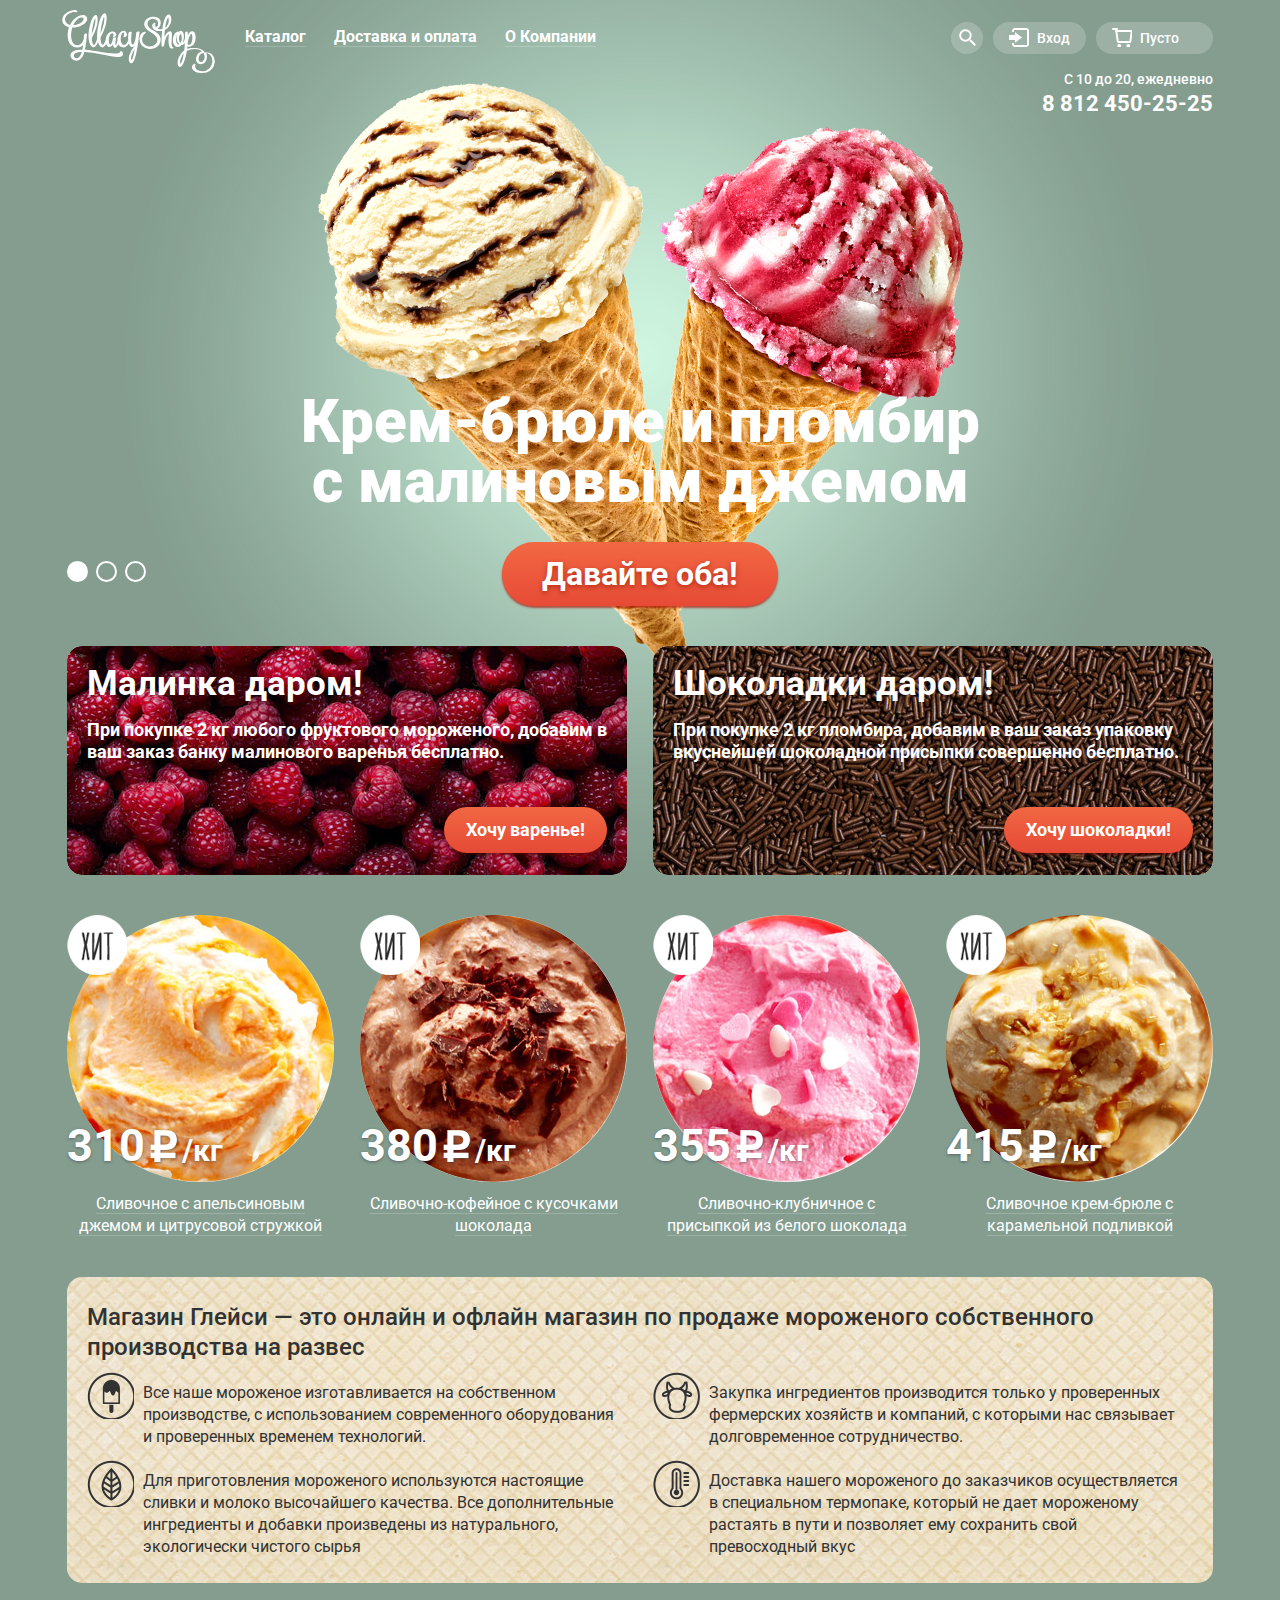
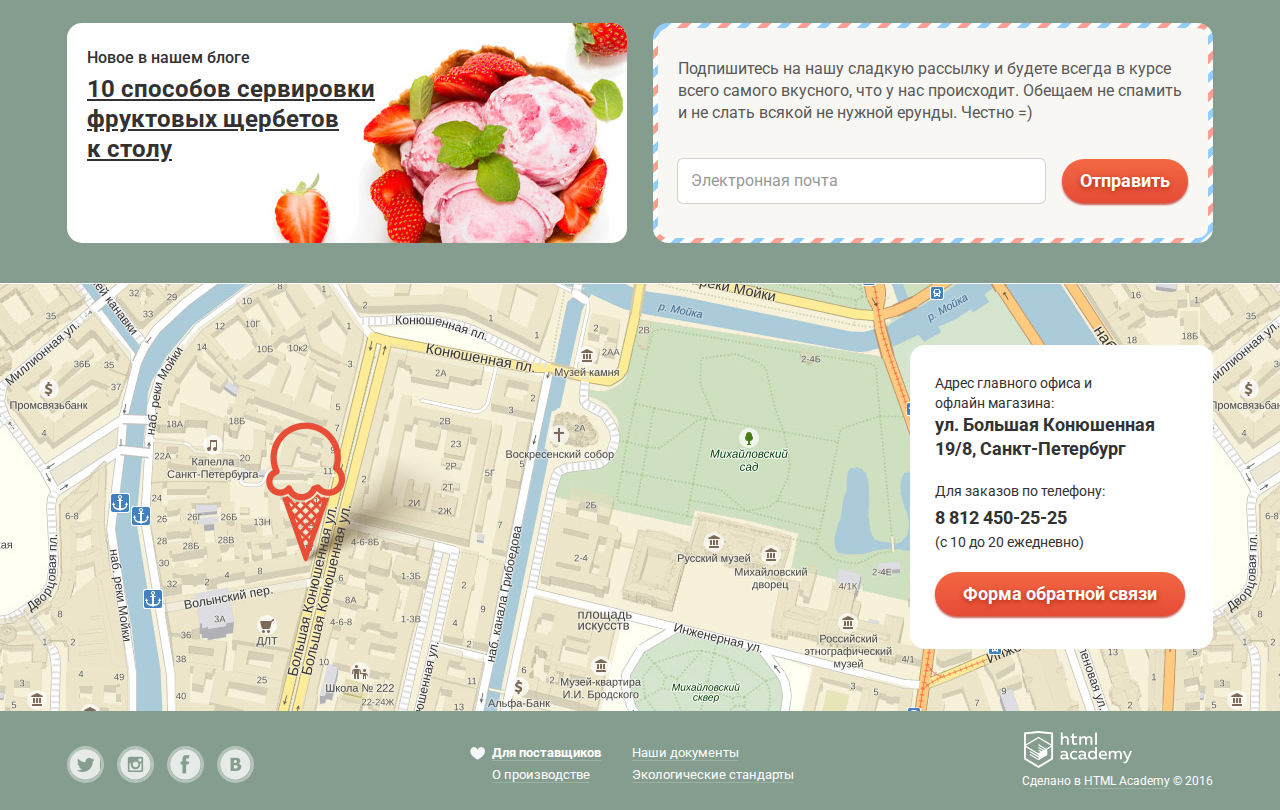
<file: index.html>
<!DOCTYPE html>
<html lang="ru">
  <head>
    <meta charset="utf-8">
    <title>HTML Academy: Глейси</title>
    <link href="https://fonts.googleapis.com/css?family=Roboto:400,500,700,900&subset=latin,cyrillic" rel="stylesheet" type="text/css">
    <link rel="stylesheet" href="css/normalize.min.css">
    <link rel="stylesheet" href="css/style.min.css">
  </head>
  <body>
    <input type="radio" id="btn-1" name="toggle" checked>
    <input type="radio" id="btn-2" name="toggle">
    <input type="radio" id="btn-3" name="toggle">
    <div class="site-wrapper">
      <header class="main-header container clearfix">
        <nav class="main-navigation">
          <div class="index-logo"><img src="img/Logo.svg" width="153" height="63" alt="Магазин Gllacy"></div>
          <ul class="main-menu">
            <li class="main-menu-item">
              <a href="#">Каталог</a>
              <div class="sub-menu-container">
                <ul class="sub-menu">
                  <li class="sub-menu-item sub-menu-new">
                    <a href="#">Новинки</a>
                  </li>
                  <li class="sub-menu-item">
                    <a href="catalog.html">Сливочное</a>
                  </li>
                  <li class="sub-menu-item">
                    <a href="#">Щербеты</a>
                  </li>
                  <li class="sub-menu-item">
                    <a href="#">Фруктовый лед</a>
                  </li>
                  <li class="sub-menu-item">
                    <a href="#">Мелорин</a>
                  </li>
                </ul>
              </div>
            </li>
            <li class="main-menu-item">
              <a href="#">Доставка и оплата</a>
            </li>
            <li class="main-menu-item">
              <a href="#">О Компании</a>
            </li>
          </ul>
        </nav>
        <div class="header-info">
          <div class="user-block">
            <div class="user-block-div user-block-find">
              <a class="search decoration" href="#">Поиск</a>
              <div class="hidden-form">
                <form action="/echo" method="get">
                  <div class="input-container">
                    <input type="search" id="search" name="search" required>
                    <label for="search">Что ищем?</label>
                  </div>
                </form>
              </div>
            </div>
            <div class="user-block-div user-block-account">
              <a class="login decoration" href="#">Вход</a>
              <div class="hidden-form">
                <form class="clearfix" action="/echo" method="post">
                  <div class="input-container">
                    <input type="text" id="email-1" name="email" required>
                    <label for="email-1">Электронная почта</label>
                  </div>
                  <div class="input-container">
                    <input type="password" id="password" name="password" required>
                    <label for="password">Пароль</label>
                  </div>
                  <div class="enter-block">
                    <button class="btn" type="submit">Войти</button>
                    <a href="#">Забыли пароль?</a>
                    <a href="#">Новая регистрация</a>
                  </div>
                </form>
              </div>
            </div>
            <div class="user-block-div user-block-buy">
              <a class="cart decoration" href="#">Пусто</a>
            </div>
          </div>
          <div class="header-contact">
            <p>
              С 10 до 20, ежедневно
            </p>
            <p class="tel">
              8 812 450-25-25
            </p>
          </div>
        </div>
      </header>
      <main class="main-content container">
        <div class="slider">
          <div class="slide" id="slide1">
            <div class="slide-title">
              Крем-брюле и пломбир с малиновым джемом
            </div>
            <a class="btn" href="#">Давайте оба!</a>
          </div>
          <div class="slide" id="slide2">
            <div class="slide-title">
              Шоколадный пломбир и лимонный сорбет
            </div>
            <a class="btn" href="#">Давайте оба!</a>
          </div>
          <div class="slide" id="slide3">
            <div class="slide-title">
              Пломбир с помадкой и клубничный щербет
            </div>
            <a class="btn" href="#">Давайте оба!</a>
          </div>
          <div class="slider-controls">
            <label for="btn-1"></label>
            <label for="btn-2"></label>
            <label for="btn-3"></label>
          </div>
        </div>
        <section class="banners clearfix">
          <div class="banner-left">
            <div class="banner-title">Малинка даром!</div>
            <p>
              При покупке 2 кг любого фруктового мороженого, добавим в ваш заказ банку малинового варенья бесплатно.
            </p>
            <a class="btn" href="#">Хочу варенье!</a>
          </div>
          <div class="banner-right">
            <div class="banner-title">Шоколадки даром!</div>
            <p>
              При покупке 2 кг пломбира, добавим в ваш заказ упаковку вкуснейшей шоколадной присыпки совершенно бесплатно.
            </p>
            <a class="btn" href="#">Хочу шоколадки!</a>
          </div>
        </section>
        <section class="catalog-items">
          <article class="catalog-item hits">
            <div class="catalog-item-preview">
              <img src="img/item1.jpg" width="267" height="267" alt="Сливочное с апельсиновым джемом и цитрусовой стружкой">
              <span class="price">310<span class="rouble-icon">рублей</span><span class="kg">/кг</span></span>
            </div>
            <div class="item-title">
              <a href="#">
                Сливочное с апельсиновым джемом и цитрусовой стружкой
              </a>
            </div>
            <a class="hidden btn" href="#">Быстрый просмотр</a>
            <div class="catalog-item-overlay"></div>
          </article>
          <article class="catalog-item hits">
            <div class="catalog-item-preview">
              <img src="img/item2.jpg" width="267" height="267" alt="Сливочно-кофейное с кусочками шоколада">
              <span class="price">380<span class="rouble-icon">рублей</span><span class="kg">/кг</span></span>
            </div>
            <div class="item-title">
              <a href="#">
                Сливочно-кофейное с кусочками шоколада
              </a>
            </div>
            <a class="hidden btn" href="#">Быстрый просмотр</a>
            <div class="catalog-item-overlay"></div>
          </article>
          <article class="catalog-item hits">
            <div class="catalog-item-preview">
              <img src="img/item3.jpg" width="267" height="267" alt="Сливочно-клубничное с присыпкой из белого шоколада">
              <span class="price">355<span class="rouble-icon">рублей</span><span class="kg">/кг</span></span>
            </div>
            <div class="item-title">
              <a href="#">
                Сливочно-клубничное с присыпкой из белого шоколада
              </a>
            </div>
            <a class="hidden btn" href="#">Быстрый просмотр</a>
            <div class="catalog-item-overlay"></div>
          </article>
          <article class="catalog-item hits">
            <div class="catalog-item-preview">
              <img src="img/item4.jpg" width="267" height="267" alt="Сливочное крем-брюле с карамельной подливкой">
              <span class="price">415<span class="rouble-icon">рублей</span><span class="kg">/кг</span></span>
            </div>
            <div class="item-title">
              <a href="#">
                Сливочное крем-брюле с карамельной подливкой
              </a>
            </div>
            <a class="hidden btn" href="#">Быстрый просмотр</a>
            <div class="catalog-item-overlay"></div>
          </article>
        </section>
        <section class="features clearfix">
          <div class="features-title">
            Магазин Глейси  — это онлайн и офлайн магазин по продаже мороженого собственного производства на развес
          </div>
          <p class="features-item features-ice-cream">
            Все наше мороженое изготавливается на собственном производстве, с использованием современного оборудования и проверенных временем технологий.
          </p>
          <p class="features-item features-cow">
            Закупка ингредиентов  производится только у проверенных фермерских хозяйств и компаний, с которыми нас связывает долговременное сотрудничество.
          </p>
          <p class="features-item features-leaf">
            Для приготовления мороженого используются настоящие сливки и молоко высочайшего качества. Все дополнительные ингредиенты и добавки произведены из натурального, экологически чистого сырья
          </p>
          <p class="features-item features-thermometer">
            Доставка нашего мороженого до заказчиков осуществляется в специальном термопаке, который не дает мороженому растаять в пути и позволяет ему сохранить свой превосходный вкус
          </p>
        </section>
        <div class="index-content clearfix">
          <div class="index-content-left">
            <div class="title">Новое в нашем блоге</div>
            <a href="#">
              10 способов сервировки<br>
              фруктовых щербетов<br>
              к столу
            </a>
          </div>
          <div class="index-content-right">
            <div class="subscribe">
              <p>
                Подпишитесь на нашу сладкую рассылку и будете всегда в курсе всего самого вкусного, что у нас происходит. Обещаем не спамить и не слать всякой не нужной ерунды. Честно =)
              </p>
              <form class="clearfix" action="/echo" method="post">
                <input type="text" id="email-2" name="email" required>
                <label for="email-2">Электронная почта</label>
                <button class="btn" type="submit">Отправить</button>
              </form>
            </div>
          </div>
        </div>
      </main>
      <div class="search-map clearfix">
        <div class="container">
          <div class="search-map-contacts">
            <p>
              Адрес главного офиса и<br>
              офлайн магазина:
              <span class="address">
                ул. Большая Конюшенная 19/8, Санкт-Петербург
              </span>
            </p>
            <p>
              Для заказов по телефону:
              <span class="tel">
                8 812 450-25-25
              </span>
              (с 10 до 20 ежедневно)
            </p>
            <a class="btn feedback-form" href="feedback.html">Форма обратной связи</a>
          </div>
        </div>
        <div class="yandex-map" id="yandex-map"></div>
      </div>
      <footer class="main-footer container clearfix">
        <div class="footer-social">
          <a class="social-btn social-btn-tw" href="#">Твиттер</a>
          <a class="social-btn social-btn-in" href="#">Инстаграм</a>
          <a class="social-btn social-btn-fb" href="#">Фейсбук</a>
          <a class="social-btn social-btn-vk" href="#">Вконтакте</a>
        </div>
        <div class="footer-info clearfix">
          <div class="footer-columns left-column">
            <a class="for-providers" href="#">Для поставщиков</a>
            <a href="#">О производстве</a>
          </div>
          <div class="footer-columns right-column">
            <a href="#">Наши документы</a>
            <a href="#">Экологические стандарты</a>
          </div>
        </div>
        <div class="footer-copyright">
          <a class="copyright-logo" href="https://htmlacademy.ru/"><img src="img/logo-html-academy.svg" width="108" height="38" alt="HTML Academy"></a>
          <p>Сделано в <a href="https://htmlacademy.ru/">HTML Academy</a> © 2016</p>
        </div>
      </footer>
    </div>
    <div class="modal-content">
      <button class="modal-content-close" type="button" title="Закрыть">Закрыть</button>
      <div class="modal-content-title">Мы обязательно вам ответим!</div>
      <form action="/echo" method="post">
        <div class="input-container">
          <input type="text" id="name" name="username" required>
          <label for="name">Как вас зовут?</label>
        </div>
        <div class="input-container">
          <input type="text" id="email-3" name="email" required>
          <label for="email-3">Ваша почта для ответа?</label>
        </div>
        <div class="input-container">
          <textarea id="message" name="message" required></textarea>
          <label for="message">Напишите что-нибудь...</label>
        </div>
        <button class="btn" type="submit">Отправить</button>
      </form>
    </div>
    <div class="modal-overlay"></div>
    <script type="text/javascript" charset="utf-8" async src="https://api-maps.yandex.ru/services/constructor/1.0/js/?sid=UqDJjnbYBnXyiwa-EBPj4U5nZR708kA6&width=100%&height=430&id=yandex-map&lang=ru_RU&sourceType=constructor&scroll=true"></script>
    <script src="js/popup.min.js"></script>
  </body>
</html>
</file>
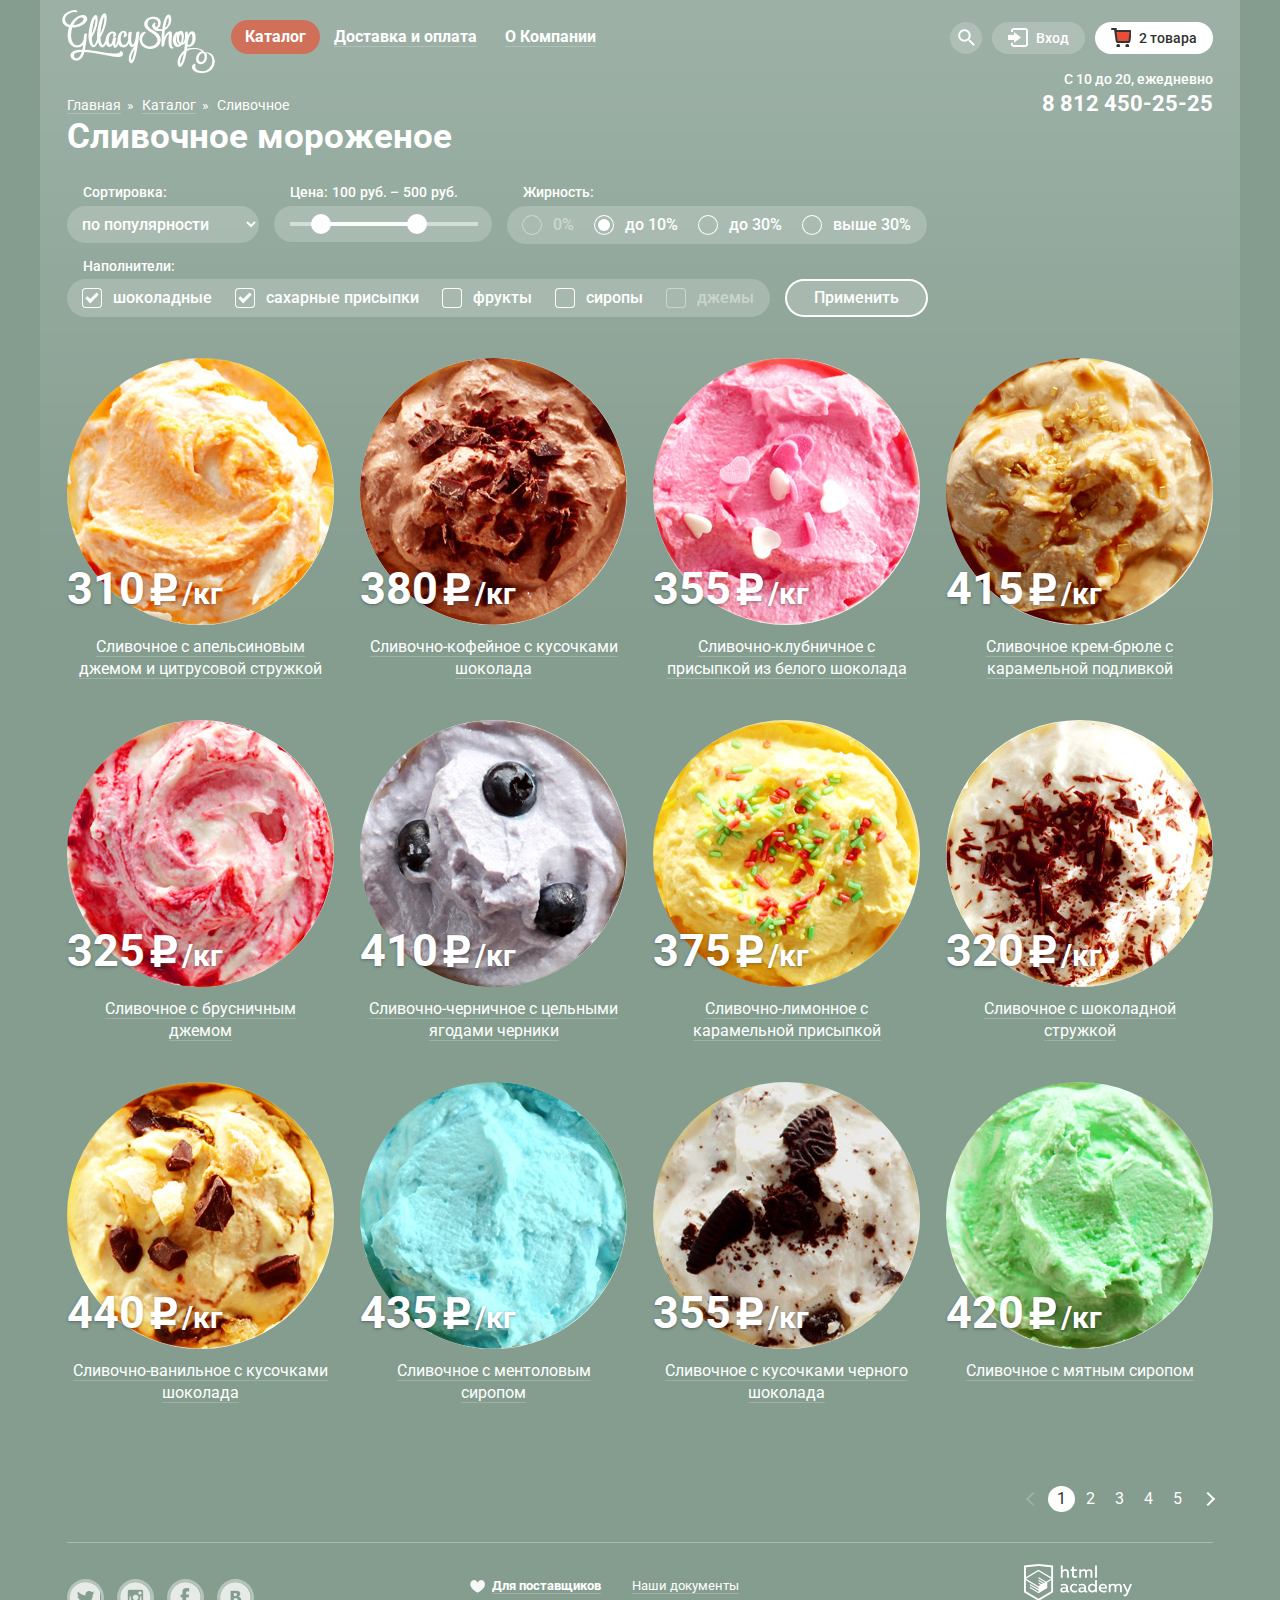
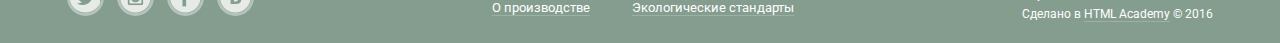
<file: catalog.html>
<!DOCTYPE html>
<html lang="ru">
  <head>
    <meta charset="utf-8">
    <title>HTML Academy: Глейси</title>
    <link href="https://fonts.googleapis.com/css?family=Roboto:400,500,700,900&subset=latin,cyrillic" rel="stylesheet" type="text/css">
    <link rel="stylesheet" href="css/normalize.min.css">
    <link rel="stylesheet" href="css/style.min.css">
  </head>
  <body class="inner-page">
   <header class="main-header container clearfix">
    <nav class="main-navigation">
      <a class="inner-logo" href="index.html"><img src="img/Logo.svg" width="153" height="63" alt="Магазин Gllacy"></a>
      <ul class="main-menu">
        <li class="main-menu-item main-menu-active">
          <a href="catalog.html">Каталог</a>
          <div class="sub-menu-container">
            <ul class="sub-menu">
              <li class="sub-menu-item sub-menu-new">
                <a href="#">Новинки</a>
              </li>
              <li class="sub-menu-item sub-menu-active">
                <a>Сливочное</a>
              </li>
              <li class="sub-menu-item">
                <a href="#">Щербеты</a>
              </li>
              <li class="sub-menu-item">
                <a href="#">Фруктовый лед</a>
              </li>
              <li class="sub-menu-item">
                <a href="#">Мелорин</a>
              </li>
            </ul>
          </div>
        </li>
        <li class="main-menu-item">
          <a href="#">Доставка и оплата</a>
        </li>
        <li class="main-menu-item">
          <a href="#">О Компании</a>
        </li>
      </ul>
    </nav>
    <div class="header-info">
      <div class="user-block">
        <div class="user-block-div user-block-find">
          <a class="search decoration" href="#">Поиск</a>
          <div class="hidden-form">
            <form action="/echo" method="get">
              <div class="input-container">
                <input id="search" type="search" name="search" required>
                <label for="search">Что ищем?</label>
              </div>
            </form>
          </div>
        </div>
        <div class="user-block-div user-block-account">
          <a class="login decoration" href="#">Вход</a>
          <div class="hidden-form">
            <form class="clearfix" action="/echo" method="post">
              <div class="input-container">
                <input id="email-1" type="text" name="email" required>
                <label for="email-1">Электронная почта</label>
              </div>
              <div class="input-container">
                <input id="password" type="password" name="password" required>
                <label for="password">Пароль</label>
              </div>
              <div class="enter-block">
                <button class="btn" type="submit">Войти</button>
                <a href="#">Забыли пароль?</a>
                <a href="#">Новая регистрация</a>
              </div>
            </form>
          </div>
        </div>
        <div class="user-block-div user-block-buy">
          <a class="cart full-cart decoration" href="#">2 товара</a>
          <div class="hidden-form">
            <div class="shopping-list">
              <table>
                <tr>
                  <td><button class="delete-item" type="button" title="Убрать"></button></td>
                  <td><img src="img/item1.jpg" width="33" height="33" alt="Изображение товара"></td>
                  <td>Пломбир с апельсиновым джемом</td>
                  <td>1,5 кг х <span class="value">200 руб.</span></td>
                  <td>300 руб.</td>
                </tr>
                <tr>
                  <td><button class="delete-item" type="button" title="Убрать"></button></td>
                  <td><img src="img/item3.jpg" width="33" height="33" alt="Изображение товара"></td>
                  <td>Клубничный пломбир с присыпкой  из белого шоколада</td>
                  <td>1,5 кг х <span class="value">300 руб.</span></td>
                  <td>450 руб.</td>
                </tr>
              </table>
              <div class="sum">
                <p>Итого: 750 руб.</p>
                <a class="btn" href="#">Оформить заказ</a>
              </div>
            </div>
          </div>
        </div>
      </div>
      <div class="header-contact">
        <p>
          С 10 до 20, ежедневно
        </p>
        <p class="tel">
          8 812 450-25-25
        </p>
      </div>
    </div>
  </header>
    <main class="inner-content container">
      <div class="inner-page-title">
        <ul class="breadcrumbs">
          <li>
            <a href="index.html">Главная</a>
          </li>
          <li>
            <a href="#">Каталог</a>
          </li>
          <li class="current">
            Сливочное
          </li>
        </ul>
        <h1 class="page-title">Сливочное мороженое</h1>
      </div>
      <form class="filters" action="/echo" method="post">
        <fieldset class="select-filter">
          <legend>Сортировка:</legend>
          <select class="decoration" name="sort">
            <option value="popular-first">по популярности</option>
            <option value="cheap-first">сначала недорогие</option>
            <option value="expensive-first">сначала дорогие</option>
            <option value="greasiness-first">по жирности</option>
          </select>
        </fieldset>
        <fieldset class="range-filter">
          <legend>Цена:<input class="min-price" type="text" name="min-price" value="100">руб. –<input class="max-price" type="text" name="max-price" value="500">руб.</legend>
            <div class="range-controls decoration">
              <div class="scale">
                <div class="bar" style="margin-left: 22px; width: 107px"></div>
              </div>
              <div class="toggle max-toggle"></div>
              <div class="toggle min-toggle"></div>
            </div>
        </fieldset>
        <fieldset class="radio-filter">
          <legend>Жирность:</legend>
          <div class="decoration">
            <input type="radio" id="radiobtn-1" name="greasiness" value="0" disabled>
            <label class="filter-label filter-greasiness" for="radiobtn-1">0%</label>
            <input type="radio" id="radiobtn-2" name="greasiness" value="<10" checked>
            <label class="filter-label filter-greasiness" for="radiobtn-2">до 10%</label>
            <input type="radio" id="radiobtn-3" name="greasiness" value="<30">
            <label class="filter-label filter-greasiness" for="radiobtn-3">до 30%</label>
            <input type="radio" id="radiobtn-4" name="greasiness" value=">30">
            <label class="filter-label filter-greasiness" for="radiobtn-4">выше 30%</label>
          </div>
        </fieldset>
        <fieldset class="checkbox-filter">
          <legend>Наполнители:</legend>
          <div class="decoration">
            <input type="checkbox" id="check-btn-1" name="filler"  value="chocolate" checked>
            <label class="filter-label filter-filler" for="check-btn-1">шоколадные</label>
            <input type="checkbox" id="check-btn-2" name="filler"  value="sugar" checked>
            <label class="filter-label filter-filler" for="check-btn-2">сахарные присыпки</label>
            <input type="checkbox" id="check-btn-3" name="filler"  value="fruits">
            <label class="filter-label filter-filler" for="check-btn-3">фрукты</label>
            <input type="checkbox" id="check-btn-4" name="filler"  value="syrups">
            <label class="filter-label filter-filler" for="check-btn-4">сиропы</label>
            <input type="checkbox" id="check-btn-5" name="filler"  value="jams" disabled>
            <label class="filter-label filter-filler" for="check-btn-5">джемы</label>
          </div>
        </fieldset>
        <button class="decoration" type="submit">Применить</button>
      </form>
      <section class="catalog-items">
        <div class="catalog-items-container">
          <article class="catalog-item">
            <div class="catalog-item-preview">
              <img src="img/item1.jpg" width="267" height="267" alt="Сливочное с апельсиновым джемом и цитрусовой стружкой">
              <span class="price">310<span class="rouble-icon">рублей</span><span class="kg">/кг</span></span>
            </div>
            <h2 class="item-title">
              <a href="#">
                Сливочное с апельсиновым джемом и цитрусовой стружкой
              </a>
            </h2>
            <a class="hidden btn" href="#">Быстрый просмотр</a>
            <div class="catalog-item-overlay"></div>
          </article>
          <article class="catalog-item">
            <div class="catalog-item-preview">
              <img src="img/item2.jpg" width="267" height="267" alt="Сливочно-кофейное с кусочками шоколада">
              <span class="price">380<span class="rouble-icon">рублей</span><span class="kg">/кг</span></span>
            </div>
            <h2 class="item-title">
              <a href="#">
                Сливочно-кофейное с кусочками шоколада
              </a>
            </h2>
            <a class="hidden btn" href="#">Быстрый просмотр</a>
            <div class="catalog-item-overlay"></div>
          </article>
          <article class="catalog-item">
            <div class="catalog-item-preview">
              <img src="img/item3.jpg" width="267" height="267" alt="Сливочно-клубничное с присыпкой из белого шоколада">
              <span class="price">355<span class="rouble-icon">рублей</span><span class="kg">/кг</span></span>
            </div>
            <h2 class="item-title">
              <a href="#">
                Сливочно-клубничное с присыпкой из белого шоколада
              </a>
            </h2>
            <a class="hidden btn" href="#">Быстрый просмотр</a>
            <div class="catalog-item-overlay"></div>
          </article>
          <article class="catalog-item">
            <div class="catalog-item-preview">
              <img src="img/item4.jpg" width="267" height="267" alt="Сливочное крем-брюле с карамельной подливкой">
              <span class="price">415<span class="rouble-icon">рублей</span><span class="kg">/кг</span></span>
            </div>
            <h2 class="item-title">
              <a href="#">
                Сливочное крем-брюле с карамельной подливкой
              </a>
            </h2>
            <a class="hidden btn" href="#">Быстрый просмотр</a>
            <div class="catalog-item-overlay"></div>
          </article>
          <article class="catalog-item">
            <div class="catalog-item-preview">
              <img src="img/item5.jpg" width="267" height="267" alt="Сливочное с брусничным джемом">
              <span class="price">325<span class="rouble-icon">рублей</span><span class="kg">/кг</span></span>
            </div>
            <h2 class="item-title">
              <a href="#">
                Сливочное с брусничным джемом
              </a>
            </h2>
            <a class="hidden btn" href="#">Быстрый просмотр</a>
            <div class="catalog-item-overlay"></div>
          </article>
          <article class="catalog-item">
            <div class="catalog-item-preview">
              <img src="img/item6.jpg" width="267" height="267" alt="Сливочно-черничное с цельными ягодами черники">
              <span class="price">410<span class="rouble-icon">рублей</span><span class="kg">/кг</span></span>
            </div>
            <h2 class="item-title">
              <a href="#">
                Сливочно-черничное с цельными ягодами черники
              </a>
            </h2>
            <a class="hidden btn" href="#">Быстрый просмотр</a>
            <div class="catalog-item-overlay"></div>
          </article>
          <article class="catalog-item">
            <div class="catalog-item-preview">
              <img src="img/item7.jpg" width="267" height="267" alt="Сливочно-лимонное с карамельной присыпкой">
              <span class="price">375<span class="rouble-icon">рублей</span><span class="kg">/кг</span></span>
            </div>
            <h2 class="item-title">
              <a href="#">
                Сливочно-лимонное с карамельной присыпкой
              </a>
            </h2>
            <a class="hidden btn" href="#">Быстрый просмотр</a>
            <div class="catalog-item-overlay"></div>
          </article>
          <article class="catalog-item">
            <div class="catalog-item-preview">
              <img src="img/item8.jpg" width="267" height="267" alt="Сливочное с шоколадной стружкой">
              <span class="price">320<span class="rouble-icon">рублей</span><span class="kg">/кг</span></span>
            </div>
            <h2 class="item-title">
              <a href="#">
                Сливочное с шоколадной стружкой
              </a>
            </h2>
            <a class="hidden btn" href="#">Быстрый просмотр</a>
            <div class="catalog-item-overlay"></div>
          </article>
          <article class="catalog-item">
            <div class="catalog-item-preview">
              <img src="img/item9.jpg" width="267" height="267" alt="Сливочно-ванильное с кусочками шоколада">
              <span class="price">440<span class="rouble-icon">рублей</span><span class="kg">/кг</span></span>
            </div>
            <h2 class="item-title">
              <a href="#">
                Сливочно-ванильное с кусочками шоколада
              </a>
            </h2>
            <a class="hidden btn" href="#">Быстрый просмотр</a>
            <div class="catalog-item-overlay"></div>
          </article>
          <article class="catalog-item">
            <div class="catalog-item-preview">
              <img src="img/item10.jpg" width="267" height="267" alt="Сливочноe с ментоловым сиропом">
              <span class="price">435<span class="rouble-icon">рублей</span><span class="kg">/кг</span></span>
            </div>
            <h2 class="item-title">
              <a href="#">
                Сливочноe с ментоловым сиропом
              </a>
            </h2>
            <a class="hidden btn" href="#">Быстрый просмотр</a>
            <div class="catalog-item-overlay"></div>
          </article>
          <article class="catalog-item">
            <div class="catalog-item-preview">
              <img src="img/item11.jpg" width="267" height="267" alt="Сливочное с кусочками черного шоколада">
              <span class="price">355<span class="rouble-icon">рублей</span><span class="kg">/кг</span></span>
            </div>
            <h2 class="item-title">
              <a href="#">
                Сливочное с кусочками черного шоколада
              </a>
            </h2>
            <a class="hidden btn" href="#">Быстрый просмотр</a>
            <div class="catalog-item-overlay"></div>
          </article>
          <article class="catalog-item">
            <div class="catalog-item-preview">
              <img src="img/item12.jpg" width="267" height="267" alt="Сливочное с мятным сиропом">
              <span class="price">420<span class="rouble-icon">рублей</span><span class="kg">/кг</span></span>
            </div>
            <h2 class="item-title">
              <a href="#">
                Сливочное с мятным сиропом
              </a>
            </h2>
            <a class="hidden btn" href="#">Быстрый просмотр</a>
            <div class="catalog-item-overlay"></div>
          </article>
        </div>
        <div class="paginator">
          <a class="prev disabled">Назад</a>
          <a class="active">1</a>
          <a href="#">2</a>
          <a href="#">3</a>
          <a href="#">4</a>
          <a href="#">5</a>
          <a class="next" href="#">Вперед</a>
        </div>
      </section>
    </main>
    <footer class="main-footer container clearfix">
      <div class="footer-social">
        <a class="social-btn social-btn-tw" href="#">Твиттер</a>
        <a class="social-btn social-btn-in" href="#">Инстаграм</a>
        <a class="social-btn social-btn-fb" href="#">Фейсбук</a>
        <a class="social-btn social-btn-vk" href="#">Вконтакте</a>
      </div>
      <div class="footer-info clearfix">
          <div class="footer-columns left-column">
            <a class="for-providers" href="#">Для поставщиков</a>
            <a href="#">О производстве</a>
          </div>
          <div class="footer-columns right-column">
            <a href="#">Наши документы</a>
            <a href="#">Экологические стандарты</a>
          </div>
        </div>
      <div class="footer-copyright">
        <a class="copyright-logo" href="https://htmlacademy.ru/"><img src="img/logo-html-academy.svg" width="108" height="38" alt="HTML Academy"></a>
        <p>Сделано в <a href="https://htmlacademy.ru/">HTML Academy</a> © 2016</p>
      </div>
    </footer>
  </body>
</html>
</file>
<file: css/style.min.css>
body,input,textarea{font-size:16px;font-family:"Roboto","Arial",sans-serif}a,body{color:#fff}body{min-width:1200px;font-weight:400;background-color:#849d8f;line-height:22px}.inner-page{background-image:url(../img/backlight.png);background-repeat:no-repeat;background-position:top center}a{font-size:16px;line-height:18px;text-decoration:none;border-bottom:1px solid rgba(255,255,255,.2)}a:hover{color:#ffbc9e;border-bottom-color:#ffbc9e}img{max-width:100%;height:auto}input[type=radio]{display:none}input,textarea{width:337px;padding:10px 15px;line-height:24px;font-weight:700;color:#323232;background-color:#fff;border:0;border-radius:5px;outline:none;box-shadow:0 0 0 1px #d3d3d2}input:hover,textarea:hover{box-shadow:0 0 0 2px #c7c6c5}input:focus,textarea:focus{box-shadow:0 0 0 2px #8fbdec}input[type=password]+label,input[type=search]+label,input[type=text]+label,textarea+label{position:absolute;left:13px;top:10px;font-size:16px;line-height:24px;font-weight:400;color:#999;pointer-events:none}input[type=password]:focus+label,input[type=password]:valid+label,input[type=search]:focus+label,input[type=search]:valid+label,input[type=text]:focus+label,input[type=text]:valid+label,textarea:focus+label,textarea:valid+label{top:-16px;font-size:11px;line-height:13px;font-weight:400;pointer-events:auto}input[type=password]:focus+label,input[type=search]:focus+label,input[type=text]:focus+label,textarea:focus+label{color:#5b9ddf}.input-container{position:relative}.site-wrapper{min-width:1200px;background-repeat:no-repeat;background-position:top center;-webkit-transition:background-image .5s ease,background-color .5s ease;transition:background-image .5s ease,background-color .5s ease}.site-wrapper::after,.site-wrapper::before{content:"";visibility:hidden;background-image:url(../img/ice-cream1.png)}.site-wrapper::after{background-image:url(../img/ice-cream2.png)}.container{width:1146px;margin:0 auto;padding:0 27px}.clearfix::after{content:"";display:table;clear:both}.main-header{padding-top:10px}.index-logo,.inner-logo{float:left;width:153px;height:63px;margin-left:-5px;margin-right:16px;border:none}.index-logo img,.inner-logo img{width:153px;height:63px}.main-navigation{float:left;width:800px}.main-menu{margin:10px 0 0;padding:0;list-style:none;font-size:0}.main-menu-item{position:relative;display:inline-block;font-weight:700;font-size:16px;line-height:18px;vertical-align:top}.main-menu-item>a{display:block;padding:8px 14px;border:none;border-radius:20px}.main-menu-item:not(.main-menu-active)>a::after{content:"";position:absolute;right:14px;bottom:7px;left:14px;height:1px;background-color:rgba(255,255,255,.2)}.main-menu-item:hover>a{color:#333;background-color:#f7f6f3}.main-menu-item:active>a{color:#333;box-shadow:inset 0 2px 1px #696969;background-color:#ededed}.main-menu-active>a{background-color:#d07058}.sub-menu-container{display:none;padding-top:5px}.main-menu-item:hover .sub-menu-container{display:block}.sub-menu{position:absolute;top:100%;z-index:30;left:-7px;width:143px;margin:0;padding:0;list-style:none;background:#f8f7f4;border-radius:5px;box-shadow:0 20px 20px rgba(0,0,0,.4)}.sub-menu-item a{display:block;margin-top:4px;margin-bottom:4px;padding:6px 20px;font-weight:400;font-size:14px;line-height:16px;color:#323232;text-decoration:none;border:0}.sub-menu-new{position:relative}.sub-menu-new a{font-weight:700;margin-bottom:10px}.sub-menu-new::after{content:"";position:absolute;left:6px;bottom:-6px;right:6px;height:1px;background-color:#d1d0ce}.sub-menu-item:hover a{background-color:#fbded8}.sub-menu-active a{color:#fff;background-color:#d07058}.sub-menu-item:active a{background-color:#f6b5a5}.sub-menu-active:hover a{background:#d07058}.header-info{display:inline-block;float:right;max-width:300px;padding-top:20px;font-size:14px;line-height:16px;font-weight:500;vertical-align:top}.user-block{margin-bottom:20px;font-size:0}.decoration{padding:8px 16px;font-weight:500;background-color:rgba(255,255,255,.2);border-radius:20px;border:none}.user-block .decoration{font-size:14px;line-height:16px;font-weight:500}.select-filter select:hover,.user-block .decoration:hover{color:#323232;background-color:#fff}.user-block>div{position:relative;display:inline-block;margin-right:10px;font-size:0;vertical-align:top}.user-block>div:last-child{margin-right:0}.user-block .search{padding:16px;font-size:0}.user-block .cart::before,.user-block .login::before,.user-block .search::before{content:"";position:absolute;top:-1px;left:8px;width:20px;height:19px;background:url(../img/sprite.png) no-repeat;background-position:-5px -443px}.user-block .login{padding-left:44px}.user-block .cart::before,.user-block .login::before{top:-2px;left:16px;background-position:-5px -385px}.user-block .cart{padding-left:44px;padding-right:34px}.user-block .cart::before{background-position:-5px -213px}.user-block .cart:hover::before,.user-block .login:hover::before,.user-block .search:hover::before{content:"";position:absolute;top:0;left:9px;width:20px;height:19px;background:url(../img/sprite.png) no-repeat;background-position:-5px -470px}.user-block .cart:hover::before,.user-block .login:hover::before{top:-2px;left:16px;background-position:-5px -414px}.user-block .cart:hover::before{background-position:-5px -273px}.hidden-form{position:absolute;right:0;top:100%;z-index:30;display:none;padding-top:8px}.hidden-form input+label{font-size:14px;line-height:24px;font-weight:400}.user-block-find{font-size:14px}.user-block-find .hidden-form{padding-top:12px}.user-block-account form,.user-block-find form{padding:20px 15px;background:#f8f7f4;border-radius:5px;box-shadow:0 20px 20px rgba(0,0,0,.4)}.user-block-find input{width:311px;padding:10px 15px}.user-block-account form{padding:20px 17px 22px 20px}.user-block-account input{width:210px;margin-bottom:20px;margin-right:0}.enter-block .btn{float:left;width:102px;margin-right:18px;padding:10px 25px;font-size:18px;line-height:24px;font-weight:700}.enter-block a{display:inline-block;margin-right:0;margin-top:4px;margin-bottom:4px;font-size:13px;font-weight:400;line-height:13px;color:#323232;vertical-align:top;border-bottom:1px solid #adacaa}.enter-block a:hover,.index-content-left a:hover{color:#ffbc9e;border-bottom-color:#ffbc9e}.user-block-div:hover .hidden-form{display:block}.header-contact{text-align:right}.header-contact p{margin-bottom:5px}.header-contact .tel{margin:0;font-size:22px;font-weight:700;line-height:24px}.slider{position:relative;margin-bottom:40px;padding-top:276px;text-align:center}.slide{display:none}.slide-title{width:700px;margin:0 auto 30px;font-size:60px;line-height:60px;font-weight:900}.btn,.btn:hover{text-decoration:none;color:#fff;border:none}.btn{display:inline-block;padding:10px 20px;font-weight:700;vertical-align:top;text-shadow:0 2px 5px rgba(160,32,11,.76);box-shadow:0 2px 2px rgba(172,16,0,.64);background:#f26843;border-radius:25px;outline:none;cursor:pointer;background-image:-webkit-linear-gradient(top,#f26843 0%,#e74b36 100%);background-image:linear-gradient(to bottom,#f26843 0%,#e74b36 100%)}.btn:hover{background:#f58669;background-image:-webkit-linear-gradient(top,#f58669 0%,#ec6f5e 100%);background-image:linear-gradient(to bottom,#f58669 0%,#ec6f5e 100%);box-shadow:0 2px 2px #ac1000}.btn:active{background-image:-webkit-linear-gradient(top,#d84732 0%,#e1613e 100%);background-image:linear-gradient(to bottom,#d84732 0%,#e1613e 100%);box-shadow:inset 0 2px 2px #942718}.slider .btn{padding:10px 40px;max-width:280px;font-size:32px;line-height:44px;border-radius:100px}.slider-controls{position:absolute;bottom:23px;left:0;z-index:20;font-size:0}.slider-controls label{display:inline-block;height:17px;width:17px;margin-right:8px;vertical-align:top;border:2px solid #fff;border-radius:50%;background-color:transparent;cursor:pointer}#btn-1:checked~.site-wrapper #slide1,#btn-2:checked~.site-wrapper #slide2,#btn-3:checked~.site-wrapper #slide3{display:block}#btn-1:checked~.site-wrapper{background-color:#849d8f;background-image:url(../img/ice-cream1.png)}#btn-2:checked~.site-wrapper{background-color:#8996a6;background-image:url(../img/ice-cream2.png)}#btn-3:checked~.site-wrapper{background-color:#9d8b84;background-image:url(../img/ice-cream3.png)}#btn-1:checked~.site-wrapper label[for=btn-1],#btn-2:checked~.site-wrapper label[for=btn-2],#btn-3:checked~.site-wrapper label[for=btn-3]{background-color:#fff}.banners{margin-bottom:40px}.banner-title{margin:0 0 15px;font-size:35px;line-height:41px;font-weight:700}.banner-left,.banner-right{width:520px;padding:17px 20px 22px;border-radius:15px;overflow:hidden}.banner-left{background:#9c1a36 url(../img/raspberries.jpg) no-repeat;float:left}.banner-right{float:right;background:#4e3225 url(../img/chocolate.jpg) no-repeat}.banners p{min-height:88px;margin:0;font-size:18px;line-height:22px;font-weight:700}.banners .btn{float:right;padding:11px 22px;font-size:18px;line-height:24px;text-shadow:none;background:#f16742;background-image:-webkit-linear-gradient(top,#f16742 0%,#e54a36 100%);background-image:linear-gradient(to bottom,#f16742 0%,#e54a36 100%);border-radius:25px;box-shadow:0 2px 2px rgba(85,8,0,.54)}.banners .btn:hover{background:#f58669;background-image:-webkit-linear-gradient(top,#f58669 0%,#ec6f5e 100%);background-image:linear-gradient(to bottom,#f58669 0%,#ec6f5e 100%);box-shadow:0 1px 2px #ac1000}.banners .btn:active{background-image:-webkit-linear-gradient(top,#d84732 0%,#e1613e 100%);background-image:linear-gradient(to bottom,#d84732 0%,#e1613e 100%);box-shadow:inset 0 2px 2px #942718}.catalog-items{font-size:0}.catalog-item{position:relative;display:inline-block;z-index:3;width:267px;margin-right:26px;margin-bottom:-15px;text-align:center;vertical-align:top}.catalog-item-overlay{position:absolute;left:-7px;top:-5px;z-index:2;display:none;width:105%;min-height:106%;background:rgba(255,255,255,.2);border-radius:5px;box-shadow:0 20px 20px rgba(0,0,0,.4)}.catalog-item:nth-child(4n){margin-right:0}.catalog-item:hover{z-index:10}.catalog-item:hover .catalog-item-overlay{display:block}.catalog-item-preview{position:relative;z-index:3;margin-bottom:0}.catalog-item img{width:267px;height:267px;border-radius:50%;overflow:hidden}.hits::before{content:"";position:absolute;top:0;left:0;z-index:30;display:block;width:60px;height:60px;text-indent:-1000px;background:url(../img/sprite.png) no-repeat;background-position:-5px -85px;overflow:hidden}.catalog-item-preview .price{position:absolute;left:0;bottom:20px;font-size:45px;line-height:45px;font-weight:700;text-shadow:0 1px 3px rgba(49,50,53,.5)}.catalog-item-preview .rouble-icon{display:inline-block;width:30px;height:35px;margin-top:6px;margin-left:4px;margin-right:3px;font-size:0;vertical-align:top;background:url(../img/sprite.png) no-repeat 50% 50%;background-position:-5px -636px}.catalog-item-preview .kg{font-size:30px;line-height:45px;font-weight:700}.item-title{position:relative;z-index:3;min-height:44px;margin:0;padding:0 6px}.item-title,.item-title a{font-size:16px;line-height:22px;font-weight:400}.catalog-item .btn{position:relative;z-index:3;margin-top:11px;padding:10px 13px;font-weight:700;font-size:18px;line-height:24px;visibility:hidden}.catalog-item:hover .btn{visibility:visible}.features{padding:25px 3px 25px 20px;margin-bottom:40px;background:#ebdec2 url(../img/waffer-pattern-2.jpg);background-size:60%;border-radius:15px}.features-title{margin:0 0 10px;font-size:24px;line-height:30px;font-weight:500;color:#323232}.features-item{position:relative;float:left;max-width:479px;min-height:78px;margin:0 31px 0 0;padding:10px 0 0 56px;font-size:16px;line-height:22px;color:#323232}.features-item:nth-of-type(2n){margin-right:0}.features-item::before{content:"";position:absolute;left:0;top:0;width:47px;height:47px;background:url(../img/sprite.png) no-repeat;background-position:-5px -156px}.features-cow::before{background-position:-5px -5px}.features-leaf::before{background-position:-5px -579px}.features-thermometer::before{background-position:-5px -682px}.index-content{margin-bottom:40px}.index-content-left{float:left;width:520px;padding:24px 20px 79px;background-color:#fff;background-image:url(../img/background-news.jpg);border-radius:15px}.index-content-left .title{margin-bottom:5px;font-weight:500;line-height:22px;color:#323232}.index-content-left a{font-size:24px;line-height:30px;font-weight:700;text-decoration:underline;color:#323232;border:none}.index-content-right{float:right;padding:5px;background-color:#fff;background-image:url(../img/mail-pattern.jpg);border-radius:15px}.index-content-right .subscribe{width:510px;padding:30px 20px 35px;color:#5a5a5a;background-color:#f8f7f4;border-radius:10px}.index-content-right p{min-height:101px;margin:0}.index-content-right form,.search-map{position:relative}.index-content-right input{margin-right:0}.index-content-right label{left:13px;top:10px}.index-content-right .btn{float:right;max-width:132px;padding:10px 18px;font-size:18px;line-height:24px}.search-map{min-height:304px;width:100%;margin:0 auto -2px;padding:62px 0;color:#323232;background-color:#ece5c9;background-image:url(../img/map_v_pin.jpg)}.search-map-contacts{position:relative;right:0;top:0;z-index:10;float:right;width:253px;min-height:242px;padding:28px 25px 33px;background-color:#fff;bottom:63px;border-radius:15px}.search-map-contacts p{margin:0 0 20px;font-size:14px;line-height:20px}.search-map-contacts span{display:block;font-size:18px;line-height:24px;font-weight:700}.search-map-contacts .tel{display:block;margin-top:5px;margin-bottom:2px}.search-map .btn{width:auto;padding:10px 28px;font-size:18px;line-height:24px}.yandex-map{position:absolute;top:0;left:0;height:100%;width:100%}.main-footer{padding:20px 0}.main-footer p{padding:0;margin:0}.footer-social{float:left;width:267px;margin-right:46px;font-size:0}.social-btn{display:inline-block;width:31px;height:31px;margin-right:13px;margin-top:16px;font-size:0;vertical-align:top;background:url(../img/sprite.png) no-repeat;background-position:-6px -497px;border:3px solid rgba(255,255,255,.5);border-radius:50%;opacity:.8}.social-btn:hover{border-color:rgba(255,255,255,.71);opacity:1}.social-btn:active{box-shadow:inset 0 2px 1px #888}.social-btn-in{background-position:-5px -344px}.social-btn-fb{background-position:-5px -303px}.social-btn-vk{background-position:-5px -538px}.footer-info{display:inline-block;margin-top:11px;margin-left:90px;vertical-align:top}.footer-info a{font-size:13px;line-height:18px;white-space:nowrap}.left-column{float:left;max-width:135px;padding-left:22px}.right-column{float:right;max-width:165px;margin-left:5px}.for-providers{font-weight:700;position:relative}.for-providers::before{content:"";position:absolute;left:-22px;top:2px;width:15px;height:13px;background:url(../img/sprite.png) no-repeat;background-position:-5px -62px}.footer-copyright{float:right;max-width:264px;padding:0;margin:0}.copyright-logo{margin-left:2px;margin-bottom:-2px;border:0}.copyright-logo,.copyright-logo img{width:108px;height:39px}.footer-copyright a,.footer-copyright p{margin-top:-3px;font-size:12px;line-height:18px}@-webkit-keyframes bounce{0%{-webkit-transform:translateY(-2000px);transform:translateY(-2000px)}70%{-webkit-transform:translateY(30px);transform:translateY(30px)}90%{-webkit-transform:translateY(-10px);transform:translateY(-10px)}to{-webkit-transform:translateY(0);transform:translateY(0)}}@keyframes bounce{0%{-webkit-transform:translateY(-2000px);transform:translateY(-2000px)}70%{-webkit-transform:translateY(30px);transform:translateY(30px)}90%{-webkit-transform:translateY(-10px);transform:translateY(-10px)}to{-webkit-transform:translateY(0);transform:translateY(0)}}@-webkit-keyframes shake{0%,to{-webkit-transform:translateX(0);transform:translateX(0)}10%,30%,50%,70%,90%{-webkit-transform:translateX(-10px);transform:translateX(-10px)}20%,40%,60%,80%{-webkit-transform:translateX(10px);transform:translateX(10px)}}@keyframes shake{0%,to{-webkit-transform:translateX(0);transform:translateX(0)}10%,30%,50%,70%,90%{-webkit-transform:translateX(-10px);transform:translateX(-10px)}20%,40%,60%,80%{-webkit-transform:translateX(10px);transform:translateX(10px)}}.modal-content{position:fixed;z-index:50;top:120px;left:50%;display:none;width:430px;margin-left:-239px;padding:16px 24px 25px;color:#323232;background-color:#f8f7f4;border-radius:10px}.modal-content-show{display:block;-webkit-animation:bounce .6s;animation:bounce .6s}.modal-error{-webkit-animation:shake .6s;animation:shake .6s}.modal-content-close{position:absolute;top:15px;right:15px;width:17px;height:17px;font-size:0;background-color:transparent;cursor:pointer;border:0;outline:0}.modal-content-close::after,.modal-content-close::before{content:"";position:absolute;top:7px;left:-2px;width:23px;height:2px;background:#060606}.modal-content-close::before{-webkit-transform:rotate(45deg);transform:rotate(45deg)}.modal-content-close::after{-webkit-transform:rotate(-45deg);transform:rotate(-45deg)}.modal-content-title{margin:0 0 23px;font-size:24px;font-weight:500;line-height:28px}.modal-content input{width:240px;margin-bottom:20px;padding:9px 14px}.modal-content textarea{width:396px;height:134px;margin-bottom:20px;resize:none}.modal-content button[type=submit]{float:right;padding-right:24px;padding-left:24px;font-size:18px;line-height:24px}.modal-overlay{position:fixed;top:0;left:0;z-index:40;display:none;width:100%;height:100%;background:rgba(0,0,0,.2)}.modal-overlay-show{display:block}.user-block-buy .full-cart{padding-right:16px;color:#323232;background:#fff}.user-block-buy .full-cart::before,.user-block-buy .full-cart:hover::before{content:"";position:absolute;top:-2px;left:16px;width:20px;height:19px;background:url(../img/sprite.png) no-repeat;background-position:-5px -243px}.shopping-list{padding:20px 16px;font-size:13px;line-height:16px;vertical-align:top;color:#323232;background:#f8f7f4;box-shadow:0 20px 20px rgba(0,0,0,.4);border-radius:5px;border-collapse:collapse}.shopping-list table{width:508px;border-bottom:1px solid #cacac7}.shopping-list tr{height:51px}.shopping-list td{padding-right:3px;padding-top:5px;vertical-align:top}.shopping-list td:first-child{padding-right:6px}.shopping-list td:nth-child(2){padding-top:0;padding-bottom:10px}.shopping-list td:nth-child(3){width:225px;padding-right:20px}.shopping-list .value{color:#999}.shopping-list img{border-radius:50%}.delete-item{position:relative;width:10px;height:10px;font-size:0;background:0 0;border:0;outline:0;cursor:pointer}.delete-item::after,.delete-item::before{content:"";position:absolute;top:5px;right:-1px;z-index:1;width:14px;height:1px;background:#515050}.delete-item::before{-webkit-transform:rotate(45deg);transform:rotate(45deg)}.delete-item::after{-webkit-transform:rotate(-45deg);transform:rotate(-45deg)}.shopping-list .sum{text-align:right}.shopping-list .btn{padding-left:13px;padding-right:15px;font-size:18px;line-height:24px;font-weight:700}.page-title,.shopping-list p{font-size:15px;line-height:18px;font-weight:700}.footer-info .shopping-list{position:absolute;display:none}.breadcrumbs{margin:-22px 0 0;padding:0;list-style:none}.breadcrumbs li{position:relative;display:inline;margin-right:18px}.breadcrumbs li::after{content:"»";position:absolute;top:0;right:-10px}.breadcrumbs a,.breadcrumbs li{font-size:14px;line-height:16px}.breadcrumbs .current::after{display:none}.page-title{margin:0 0 28px;font-size:35px;line-height:41px}.filters{margin-bottom:26px;font-size:0}.filters fieldset{margin:0 15px 0 0;padding-left:0;padding-right:0;padding-bottom:15px}.filters button,.filters fieldset{display:inline-block;font-size:16px;vertical-align:top;border:0}.filters button,.filters select{color:#fff;outline:none}.filters legend{margin-left:16px;font-size:14px;line-height:15px;font-weight:500}.filter-label::before{content:"";position:absolute;box-shadow:0 0 0 1px #fff}.filter-label:hover::before,.range-controls .toggle:hover{box-shadow:0 0 0 2px #fff}.filters input:disabled+.filter-label{opacity:.4;pointer-events:none}.select-filter select{padding-left:11px;padding-right:15px}.range-filter{width:218px}.range-filter input{width:25px;padding:0;margin-left:4px;margin-right:3px;font-size:14px;line-height:15px;font-weight:500;color:#fff;background:0 0;border-radius:0;box-shadow:none}.range-filter input:hover{box-shadow:none}.range-filter input:focus{box-shadow:none}.range-controls{position:relative;padding:16px 14px 16px 16px}.range-controls .scale{height:4px;background:rgba(255,255,255,.5)}.range-controls .bar{width:70%;height:4px;background:#fff}.range-controls .toggle{position:absolute;top:8px;left:0;width:20px;height:20px;background:#fff;border-radius:50%;cursor:pointer}.range-controls .min-toggle{left:37px}.range-controls .max-toggle{left:133px}.checkbox-filter input[type=checkbox],.radio-filter input[type=radio]{display:none}.filter-greasiness{position:relative;margin-right:17px;padding-left:30px;cursor:pointer}.filter-filler:last-child,.filter-greasiness:last-child{margin-right:0}.radio-filter input[type=radio]+.filter-greasiness::before{position:absolute;top:1px;left:0;width:18px;height:18px;border-radius:50%;background:0 0}.radio-filter input[type=radio]:checked+.filter-greasiness::after{content:"";position:absolute;top:4px;left:3px;width:12px;height:12px;border-radius:50%;background:#fff}.filter-filler{position:relative;margin-right:20px;padding-left:30px;cursor:pointer}.checkbox-filter input[type=checkbox]+.filter-filler::before{position:absolute;top:1px;left:0;width:18px;height:18px;border-radius:3px;background:0 0}.checkbox-filter input[type=checkbox]:checked+.filter-filler::after{content:"";position:absolute;top:5px;left:3px;width:9px;height:4px;background:0 0;border:3px solid #fff;border-top:0;border-right:0;-webkit-transform:rotate(-45deg);transform:rotate(-45deg)}.filters button{box-shadow:inset 0 0 0 2px #fff;padding:8px 29px;margin:20px 15px 0 0}.filters button:hover{color:#323232;background:#fff;cursor:pointer}.filters button:active{background:#eaeaea;box-shadow:inset 0 2px 1px #696969;border:0}.catalog-items-container{padding:0;margin:0 0 42px}.paginator{text-align:right;margin-bottom:30px}.paginator a{display:inline-block;padding:4px 9px;margin:0 2px 0 0;text-align:center;vertical-align:top;border-radius:50%;border:0}.paginator a:hover{color:#fff;background:rgba(255,255,255,.2)}.paginator .next,.paginator .prev{width:8px;height:8px;margin-top:8px;padding:0;font-size:0;background:0 0;border:2px solid #fff;border-top:0;border-right:0;border-radius:0}.paginator .next{margin-right:0;margin-left:10px;-webkit-transform:rotate(-135deg);transform:rotate(-135deg)}.paginator .prev{margin-right:10px;-webkit-transform:rotate(45deg);transform:rotate(45deg)}.paginator .next:hover,.paginator .prev:hover{background:0 0}.paginator .active{color:#323232;background-color:#fff}.paginator .active:hover{color:#323232;background:#fff}.paginator .disabled{opacity:.2}.paginator .disabled:hover{cursor:default}.main-footer{border-top:1px solid rgba(255,255,255,.3)}
</file>
